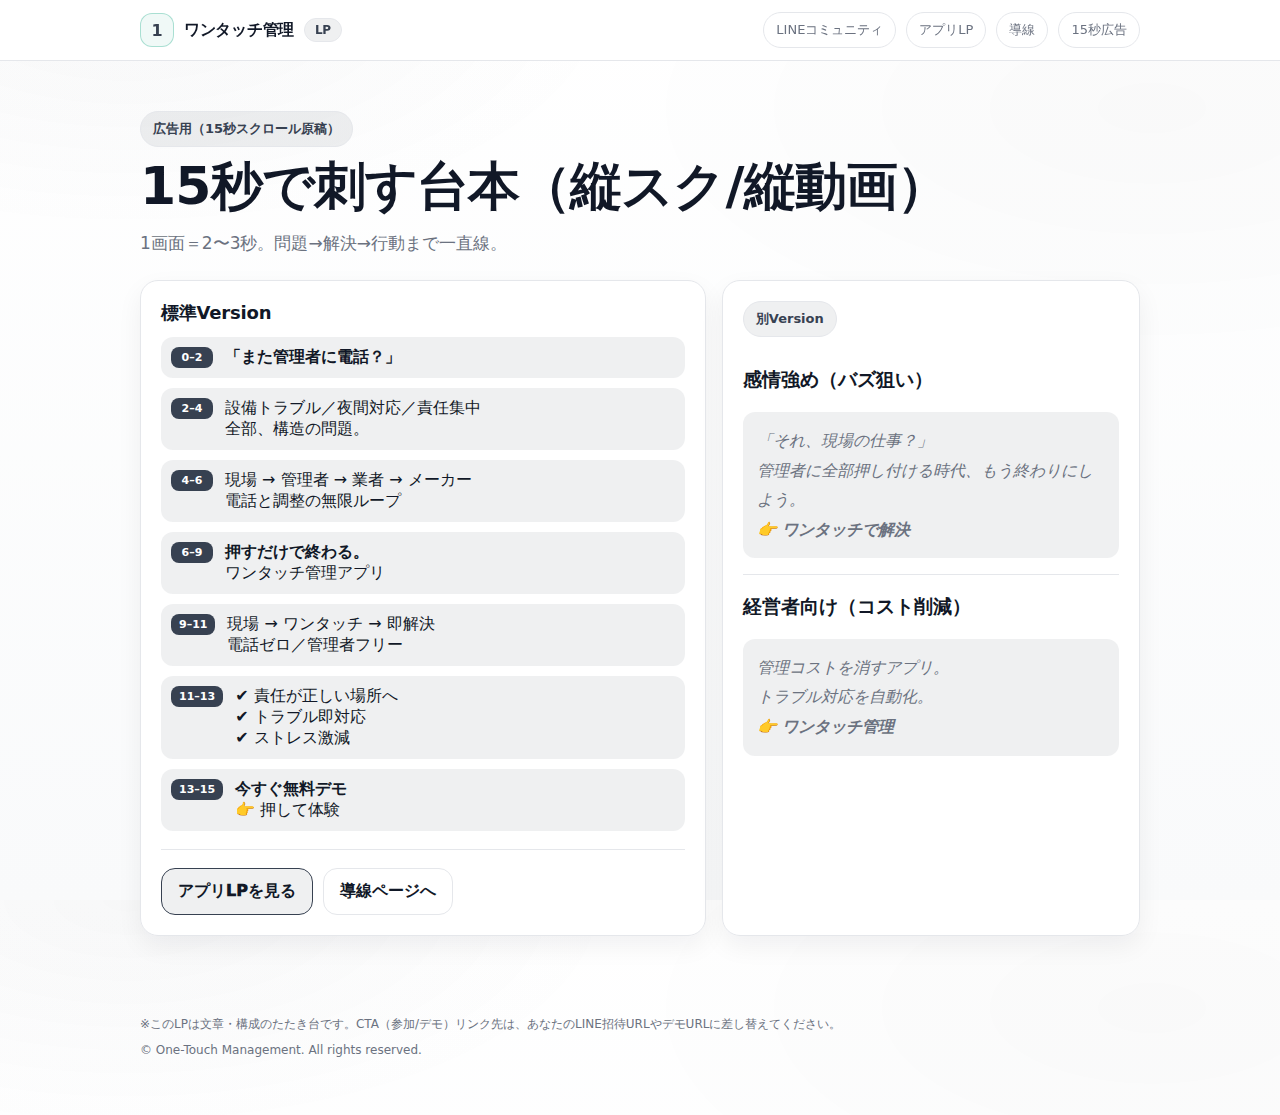
<file: ad-15s.html>
<!doctype html>
<html lang="ja">
<head>
  <meta charset="utf-8" />
  <meta name="viewport" content="width=device-width, initial-scale=1" />
  <title>15秒広告原稿｜ワンタッチ管理アプリ</title>
  <meta name="description" content="縦スクロール向け：15秒で刺して行動させる広告原稿">
  <link rel="stylesheet" href="style.css" />
</head>
<body>
  <header class="nav">
    <div class="nav-inner">
      <a class="brand" href="index.html" aria-label="home">
        <span style="display:inline-grid;place-items:center;width:34px;height:34px;border-radius:12px;border:1px solid rgba(111,200,179,.55);background:rgba(111,200,179,.10);color:var(--accent);font-weight:900;">1</span>
        <span>ワンタッチ管理</span>
        <span class="badge">LP</span>
      </a>
      <nav class="nav-links" aria-label="primary">
        <a class="pill" href="line-community.html">LINEコミュニティ</a>
        <a class="pill" href="app.html">アプリLP</a>
        <a class="pill" href="bridge.html">導線</a>
        <a class="pill" href="ad-15s.html">15秒広告</a>
      </nav>
    </div>
  </header>

<main class="container">
  <section class="hero">
    <div class="kicker">広告用（15秒スクロール原稿）</div>
    <h1 class="h1">15秒で刺す台本（縦スク/縦動画）</h1>
    <p class="lead">1画面＝2〜3秒。問題→解決→行動まで一直線。</p>
    <div class="grid">
      <div class="card">
        <h2>標準Version</h2>
        <div class="flow">
          <div class="step"><div class="dot">0–2</div><div><strong>「また管理者に電話？」</strong></div></div>
          <div class="step"><div class="dot">2–4</div><div>設備トラブル／夜間対応／責任集中<br><span class="muted">全部、構造の問題。</span></div></div>
          <div class="step"><div class="dot">4–6</div><div>現場 → 管理者 → 業者 → メーカー<br><span class="muted">電話と調整の無限ループ</span></div></div>
          <div class="step"><div class="dot">6–9</div><div><strong>押すだけで終わる。</strong><br>ワンタッチ管理アプリ</div></div>
          <div class="step"><div class="dot">9–11</div><div>現場 → ワンタッチ → 即解決<br><span class="muted">電話ゼロ／管理者フリー</span></div></div>
          <div class="step"><div class="dot">11–13</div><div>✔ 責任が正しい場所へ<br>✔ トラブル即対応<br>✔ ストレス激減</div></div>
          <div class="step"><div class="dot">13–15</div><div><strong>今すぐ無料デモ</strong><br>👉 押して体験</div></div>
        </div>
        <div class="divider"></div>
        <div class="btnrow">
          <a class="btn primary" href="app.html">アプリLPを見る</a>
          <a class="btn" href="bridge.html">導線ページへ</a>
        </div>
      </div>
      <aside class="card">
        <div class="kicker">別Version</div>
        <h3>感情強め（バズ狙い）</h3>
        <p class="quote">「それ、現場の仕事？」<br>管理者に全部押し付ける時代、もう終わりにしよう。<br><strong>👉 ワンタッチで解決</strong></p>
        <hr class="sep">
        <h3>経営者向け（コスト削減）</h3>
        <p class="quote">管理コストを消すアプリ。<br>トラブル対応を自動化。<br><strong>👉 ワンタッチ管理</strong></p>
      </aside>
    </div>
  </section>
</main>
  <footer class="footer">
    <div class="container">
      <div class="mini">
        ※このLPは文章・構成のたたき台です。CTA（参加/デモ）リンク先は、あなたのLINE招待URLやデモURLに差し替えてください。
      </div>
      <div style="margin-top:10px;">© One-Touch Management. All rights reserved.</div>
    </div>
  </footer>
</body>
</html>
</file>
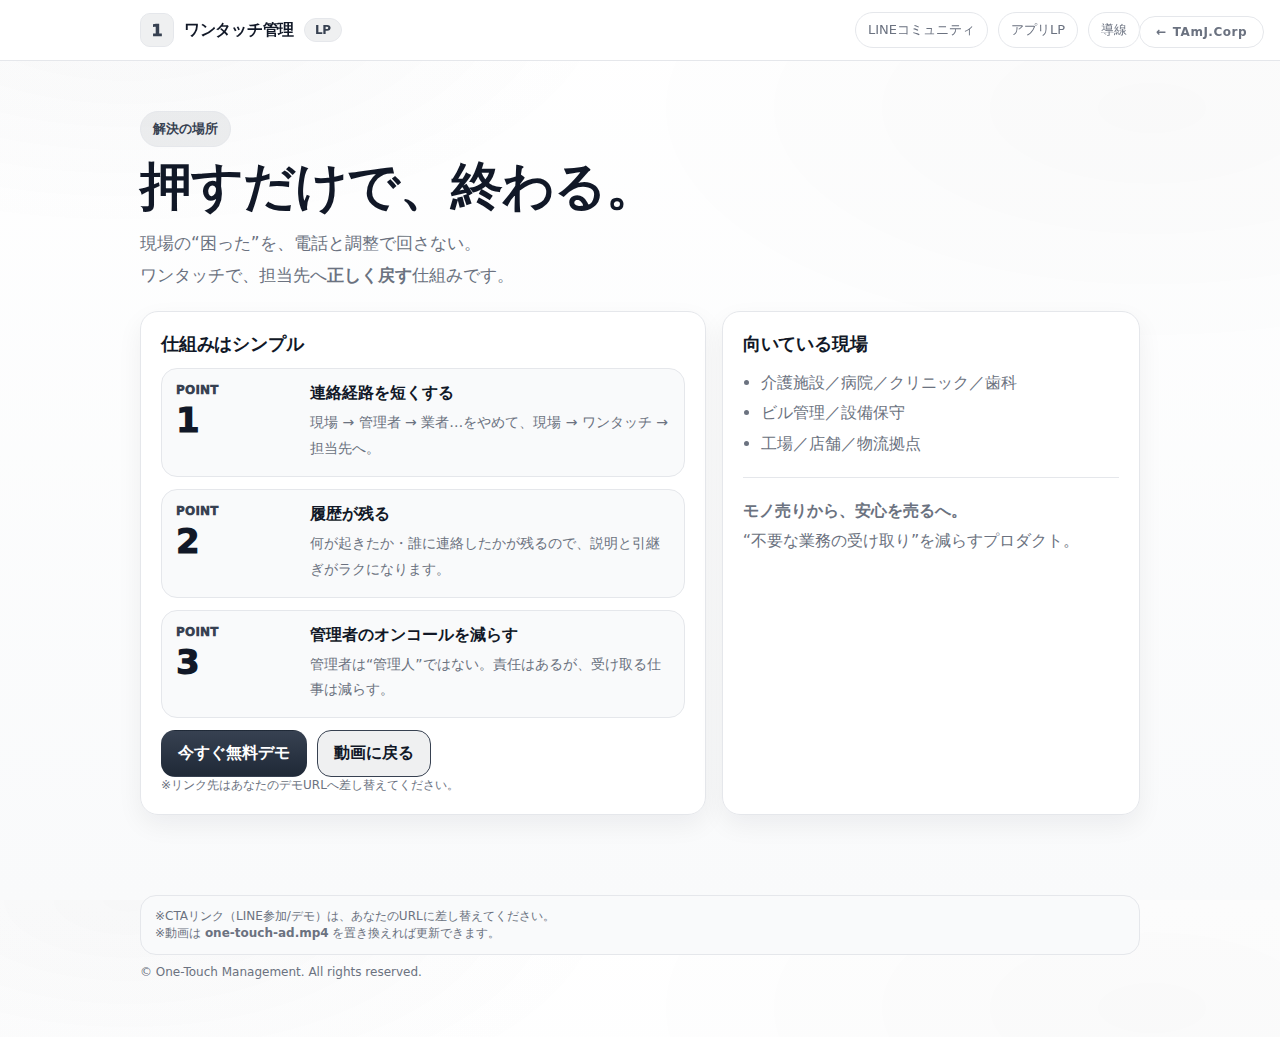
<file: app.html>
<!doctype html>
<html lang="ja">
<head>
  <meta charset="utf-8" />
  <meta name="viewport" content="width=device-width, initial-scale=1" />
  <title>ワンタッチ管理アプリ｜カブドット風（赤基調）</title>
  <meta name="description" content="解決ツール（アプリ）をPOINTで短く説明">
  <link rel="stylesheet" href="style.css" />
</head>
<body>
<a class="corp-back" href="https://tamjump.github.io/TAmj/index.html"><span class="arr">←</span> TAmJ.Corp</a>
  <header class="nav">
    <div class="nav-inner">
      <a class="brand" href="index.html" aria-label="home">
        <span class="logo">1</span>
        <span>ワンタッチ管理</span>
        <span class="badge">LP</span>
      </a>
      <nav class="nav-links" aria-label="primary">
        <a class="link" href="line-community.html">LINEコミュニティ</a>
        <a class="link" href="app.html">アプリLP</a>
        <a class="link" href="bridge.html">導線</a>
      </nav>
    </div>
  </header>

<main class="container">
  <section class="hero">
    <div class="kicker">解決の場所</div>
    <h1 class="h1">押すだけで、終わる。</h1>
    <p class="lead">
      現場の“困った”を、電話と調整で回さない。<br>
      ワンタッチで、担当先へ<strong>正しく戻す</strong>仕組みです。
    </p>

    <div class="grid">
      <div class="card">
        <h2>仕組みはシンプル</h2>

        <div class="point">
          <div class="pointLabel"><div class="p">POINT</div><div class="n">1</div></div>
          <div class="pointBody">
            <div class="t">連絡経路を短くする</div>
            <div class="d">現場 → 管理者 → 業者…をやめて、現場 → ワンタッチ → 担当先へ。</div>
          </div>
        </div>

        <div style="height:12px"></div>

        <div class="point">
          <div class="pointLabel"><div class="p">POINT</div><div class="n">2</div></div>
          <div class="pointBody">
            <div class="t">履歴が残る</div>
            <div class="d">何が起きたか・誰に連絡したかが残るので、説明と引継ぎがラクになります。</div>
          </div>
        </div>

        <div style="height:12px"></div>

        <div class="point">
          <div class="pointLabel"><div class="p">POINT</div><div class="n">3</div></div>
          <div class="pointBody">
            <div class="t">管理者のオンコールを減らす</div>
            <div class="d">管理者は“管理人”ではない。責任はあるが、受け取る仕事は減らす。</div>
          </div>
        </div>

        <div class="btnrow">
          <a class="btn solid" href="#" id="demoBtn">今すぐ無料デモ</a>
          <a class="btn primary" href="index.html">動画に戻る</a>
        </div>
        <div class="small">※リンク先はあなたのデモURLへ差し替えてください。</div>
      </div>

      <aside class="card">
        <h2>向いている現場</h2>
        <ul class="list">
          <li>介護施設／病院／クリニック／歯科</li>
          <li>ビル管理／設備保守</li>
          <li>工場／店舗／物流拠点</li>
        </ul>
        <div class="divider"></div>
        <p><strong>モノ売りから、安心を売るへ。</strong><br>“不要な業務の受け取り”を減らすプロダクト。</p>
      </aside>
    </div>
  </section>
</main>
<script>
  const DEMO_URL = "https://example.com/your-demo";
  document.getElementById("demoBtn").setAttribute("href", DEMO_URL);
</script>
  <footer class="footer">
    <div class="container">
      <div class="note">
        ※CTAリンク（LINE参加/デモ）は、あなたのURLに差し替えてください。<br>
        ※動画は <strong>one-touch-ad.mp4</strong> を置き換えれば更新できます。
      </div>
      <div style="margin-top:10px;">© One-Touch Management. All rights reserved.</div>
    </div>
  </footer>
</body>
</html>
</file>
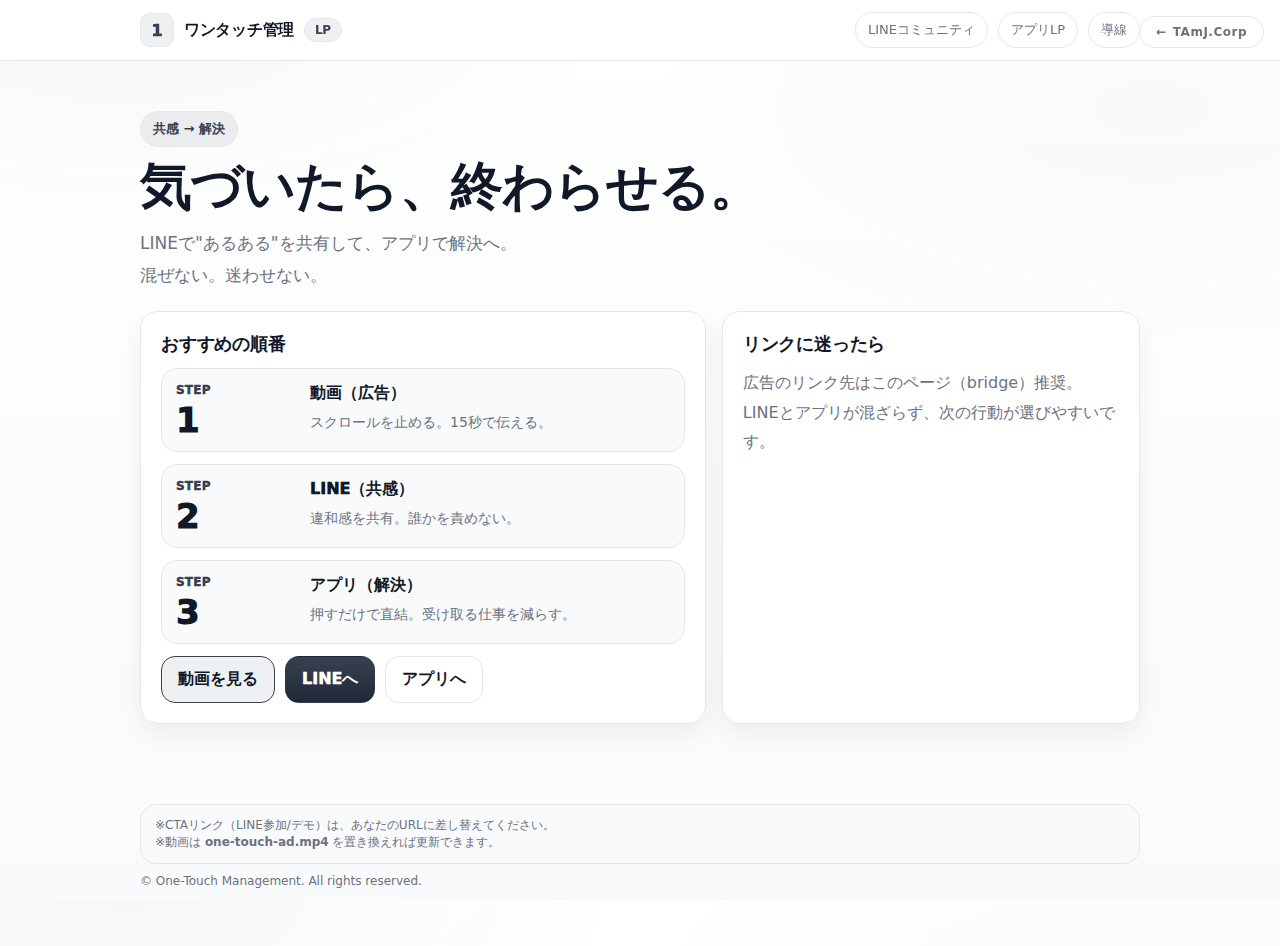
<file: bridge.html>
<!doctype html>
<html lang="ja">
<head>
  <meta charset="utf-8" />
  <meta name="viewport" content="width=device-width, initial-scale=1" />
  <title>導線｜ワンタッチ管理</title>
  <meta name="description" content="共感→解決の導線を短く">
  <link rel="stylesheet" href="style.css" />
</head>
<body>
<a class="corp-back" href="https://tamjump.github.io/TAmj/index.html"><span class="arr">←</span> TAmJ.Corp</a>
  <header class="nav">
    <div class="nav-inner">
      <a class="brand" href="index.html" aria-label="home">
        <span class="logo">1</span>
        <span>ワンタッチ管理</span>
        <span class="badge">LP</span>
      </a>
      <nav class="nav-links" aria-label="primary">
        <a class="link" href="line-community.html">LINEコミュニティ</a>
        <a class="link" href="app.html">アプリLP</a>
        <a class="link" href="bridge.html">導線</a>
      </nav>
    </div>
  </header>

<main class="container">
  <section class="hero">
    <div class="kicker">共感 → 解決</div>
    <h1 class="h1">気づいたら、終わらせる。</h1>
    <p class="lead">
      LINEで"あるある"を共有して、アプリで解決へ。<br>
      混ぜない。迷わせない。
    </p>

    <div class="grid">
      <div class="card">
        <h2>おすすめの順番</h2>

        <div class="point">
          <div class="pointLabel"><div class="p">STEP</div><div class="n">1</div></div>
          <div class="pointBody">
            <div class="t">動画（広告）</div>
            <div class="d">スクロールを止める。15秒で伝える。</div>
          </div>
        </div>

        <div style="height:12px"></div>

        <div class="point">
          <div class="pointLabel"><div class="p">STEP</div><div class="n">2</div></div>
          <div class="pointBody">
            <div class="t">LINE（共感）</div>
            <div class="d">違和感を共有。誰かを責めない。</div>
          </div>
        </div>

        <div style="height:12px"></div>

        <div class="point">
          <div class="pointLabel"><div class="p">STEP</div><div class="n">3</div></div>
          <div class="pointBody">
            <div class="t">アプリ（解決）</div>
            <div class="d">押すだけで直結。受け取る仕事を減らす。</div>
          </div>
        </div>

        <div class="btnrow">
          <a class="btn primary" href="index.html">動画を見る</a>
          <a class="btn solid" href="line-community.html">LINEへ</a>
          <a class="btn" href="app.html">アプリへ</a>
        </div>
      </div>

      <aside class="card">
        <h2>リンクに迷ったら</h2>
        <p>広告のリンク先はこのページ（bridge）推奨。<br>LINEとアプリが混ざらず、次の行動が選びやすいです。</p>
      </aside>
    </div>
  </section>
</main>
  <footer class="footer">
    <div class="container">
      <div class="note">
        ※CTAリンク（LINE参加/デモ）は、あなたのURLに差し替えてください。<br>
        ※動画は <strong>one-touch-ad.mp4</strong> を置き換えれば更新できます。
      </div>
      <div style="margin-top:10px;">© One-Touch Management. All rights reserved.</div>
    </div>
  </footer>
</body>
</html>
</file>
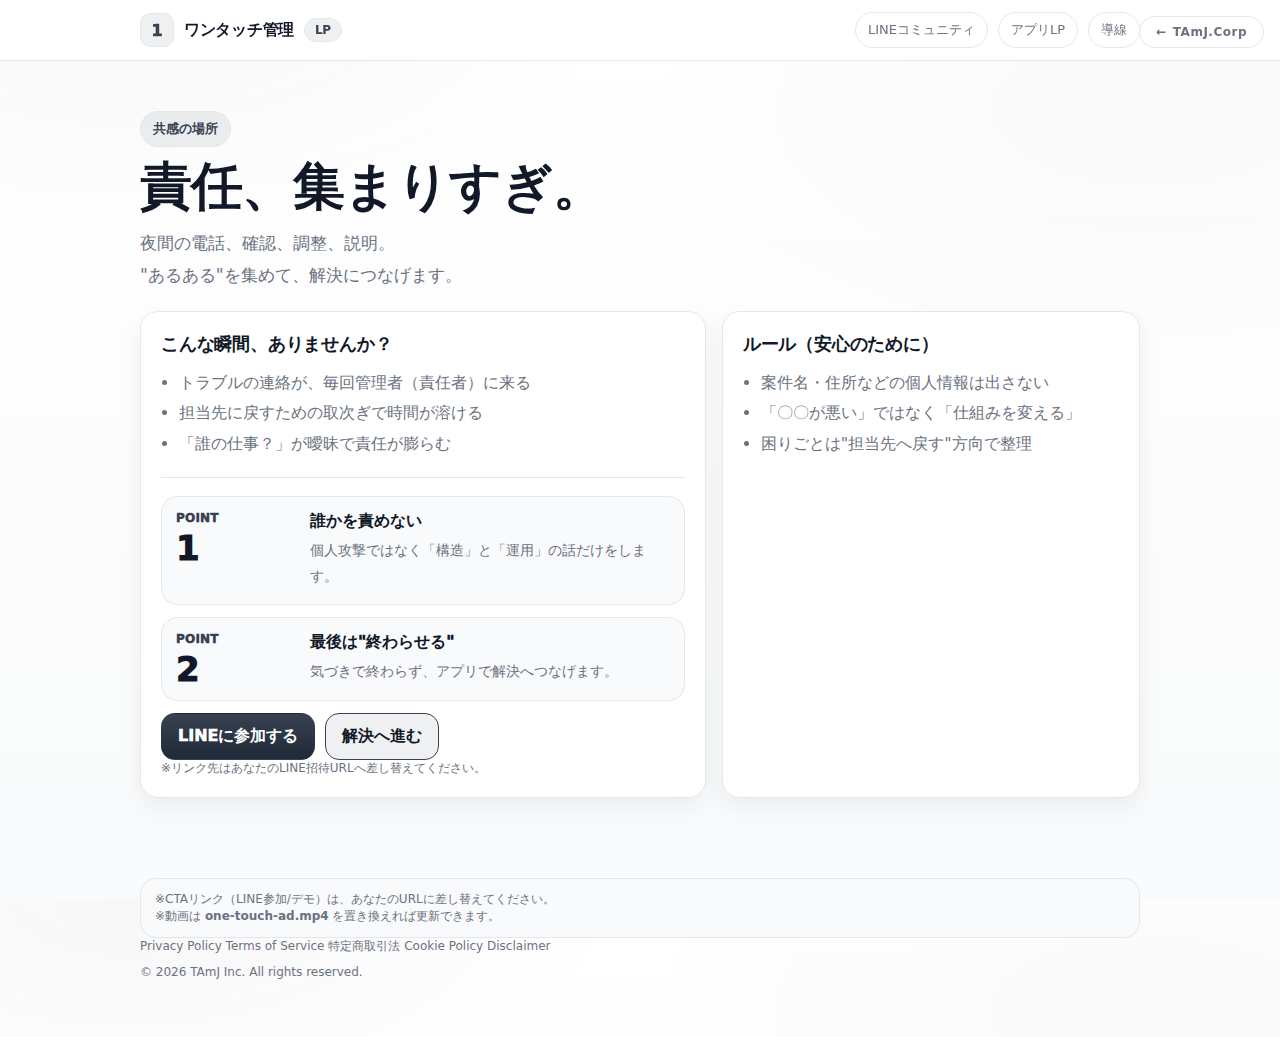
<file: line-community.html>
<!doctype html>
<html lang="ja">
<head>
  <meta charset="utf-8" />
  <meta name="viewport" content="width=device-width, initial-scale=1" />
  <title>LINEコミュニティ｜ワンタッチ管理</title>
  <meta name="description" content="共感の場（LINE）">
  <link rel="stylesheet" href="style.css" />
</head>
<body>
<a class="corp-back" href="https://tamjump.github.io/TAmj/index.html"><span class="arr">←</span> TAmJ.Corp</a>
  <header class="nav">
    <div class="nav-inner">
      <a class="brand" href="index.html" aria-label="home">
        <span class="logo">1</span>
        <span>ワンタッチ管理</span>
        <span class="badge">LP</span>
      </a>
      <nav class="nav-links" aria-label="primary">
        <a class="link" href="line-community.html">LINEコミュニティ</a>
        <a class="link" href="app.html">アプリLP</a>
        <a class="link" href="bridge.html">導線</a>
      </nav>
    </div>
  </header>

<main class="container">
  <section class="hero">
    <div class="kicker">共感の場所</div>
    <h1 class="h1">責任、集まりすぎ。</h1>
    <p class="lead">
      夜間の電話、確認、調整、説明。<br>
      "あるある"を集めて、解決につなげます。
    </p>

    <div class="grid">
      <div class="card">
        <h2>こんな瞬間、ありませんか？</h2>
        <ul class="list">
          <li>トラブルの連絡が、毎回管理者（責任者）に来る</li>
          <li>担当先に戻すための取次ぎで時間が溶ける</li>
          <li>「誰の仕事？」が曖昧で責任が膨らむ</li>
        </ul>

        <div class="divider"></div>

        <div class="point">
          <div class="pointLabel"><div class="p">POINT</div><div class="n">1</div></div>
          <div class="pointBody">
            <div class="t">誰かを責めない</div>
            <div class="d">個人攻撃ではなく「構造」と「運用」の話だけをします。</div>
          </div>
        </div>

        <div style="height:12px"></div>

        <div class="point">
          <div class="pointLabel"><div class="p">POINT</div><div class="n">2</div></div>
          <div class="pointBody">
            <div class="t">最後は"終わらせる"</div>
            <div class="d">気づきで終わらず、アプリで解決へつなげます。</div>
          </div>
        </div>

        <div class="btnrow">
          <a class="btn solid" href="#" id="lineJoinBtn">LINEに参加する</a>
          <a class="btn primary" href="bridge.html">解決へ進む</a>
        </div>
        <div class="small">※リンク先はあなたのLINE招待URLへ差し替えてください。</div>
      </div>

      <aside class="card">
        <h2>ルール（安心のために）</h2>
        <ul class="list">
          <li>案件名・住所などの個人情報は出さない</li>
          <li>「〇〇が悪い」ではなく「仕組みを変える」</li>
          <li>困りごとは"担当先へ戻す"方向で整理</li>
        </ul>
      </aside>
    </div>
  </section>
</main>
<script>
  const LINE_INVITE_URL = "https://example.com/your-line-invite";
  document.getElementById("lineJoinBtn").setAttribute("href", LINE_INVITE_URL);
</script>
  <footer class="footer">
    <div class="container">
      <div class="note">
        ※CTAリンク（LINE参加/デモ）は、あなたのURLに差し替えてください。<br>
        ※動画は <strong>one-touch-ad.mp4</strong> を置き換えれば更新できます。
      </div>
      <div class="footer-legal">
        <a href="https://tamjump.github.io/TAmj/privacy.html">Privacy Policy</a>
        <a href="https://tamjump.github.io/TAmj/terms.html">Terms of Service</a>
        <a href="https://tamjump.github.io/TAmj/commerce.html">特定商取引法</a>
        <a href="https://tamjump.github.io/TAmj/cookie.html">Cookie Policy</a>
        <a href="https://tamjump.github.io/TAmj/disclaimer.html">Disclaimer</a>
      </div>
      <div style="margin-top:10px;">© 2026 TAmJ Inc. All rights reserved.</div>
    </div>
  </footer>
</body>
</html>
</file>
<file: style.css>
:root{
  --bg:#FFFFFF;
  --bg2:#F9FAFB;
  --text:#111827;
  --muted:#6B7280;
  --line:#E5E7EB;

  /* グレーベース */
  --accent:#374151;
  --accent2:#1F2937;
  --accentSoft: rgba(55,65,81,.08);

  --shadow: 0 10px 26px rgba(17,24,39,.06);
  --radius: 18px;
  --max: 1040px;
  --pad: 20px;
}

*{box-sizing:border-box}
html,body{height:100%}
body{
  margin:0;
  font-family: "Noto Sans JP", "Hiragino Sans", "Yu Gothic", "Meiryo", ui-sans-serif, system-ui, -apple-system, "Segoe UI", Roboto, Arial, sans-serif;
  background:
    radial-gradient(900px 420px at 10% 0%, rgba(55,65,81,.04), transparent 55%),
    radial-gradient(900px 420px at 90% 12%, rgba(0,0,0,.02), transparent 60%),
    linear-gradient(180deg, var(--bg), var(--bg2));
  color:var(--text);
}

a{color:inherit; text-decoration:none}
.container{max-width:var(--max); margin:0 auto; padding: 20px;}

.nav{
  position:sticky; top:0; z-index:20;
  background: rgba(255,255,255,.96);
  backdrop-filter: blur(10px);
  border-bottom: 1px solid var(--line);
}
.nav-inner{
  max-width:var(--max); margin:0 auto;
  padding: 12px 20px;
  display:flex; align-items:center; justify-content:space-between; gap:12px;
}
.brand{display:flex; align-items:center; gap:10px; font-weight:900; letter-spacing:-.3px;}
.logo{
  width:34px;height:34px;border-radius:10px;
  display:grid; place-items:center;
  border:1px solid var(--line);
  background: var(--accentSoft);
  color: var(--accent);
  font-weight:1000;
}
.badge{
  font-size:12px; font-weight:900;
  padding:4px 10px; border-radius:999px;
  border:1px solid var(--line);
  background: var(--accentSoft);
  color: var(--accent);
}
.nav-links{display:flex; gap:10px; flex-wrap:wrap; justify-content:flex-end;}
.link{
  font-size:13px; color:var(--muted);
  padding:8px 12px; border-radius:999px;
  border:1px solid var(--line);
  background: rgba(255,255,255,.96);
}
.link:hover{border-color: var(--accent); color:var(--text)}

.hero{padding: 30px 0 10px;}
.kicker{
  display:inline-flex; align-items:center; gap:10px;
  padding:8px 12px; border-radius:999px;
  border:1px solid var(--line);
  background: var(--accentSoft);
  color: var(--accent);
  font-size: 13px;
  font-weight: 900;
  margin-bottom: 12px;
}
.h1{
  font-size: clamp(28px, 5vw, 52px);
  line-height:1.06;
  margin:0 0 14px;
  letter-spacing:-.9px;
}
.lead{
  margin:0 0 20px;
  color:var(--muted);
  font-size: clamp(14px, 2.6vw, 17px);
  line-height:1.85;
  max-width: 50rem;
}

.grid{display:grid; grid-template-columns: 1.15fr .85fr; gap:16px;}
@media (max-width: 920px){ .grid{grid-template-columns: 1fr} }

.card{
  background: rgba(255,255,255,.98);
  border: 1px solid var(--line);
  border-radius: var(--radius);
  box-shadow: var(--shadow);
  padding: var(--pad);
}
.card h2{margin:0 0 12px; font-size: 18px; letter-spacing:-.2px;}
.card p{margin:0 0 12px; color:var(--muted); line-height:1.85;}
.divider{height:1px; background: var(--line); margin:18px 0;}

.videoWrap{
  border-radius: 16px;
  overflow:hidden;
  border:1px solid var(--line);
  background:#000;
}
.videoWrap video{width:100%; display:block;}

.btnrow{display:flex; gap:10px; flex-wrap:wrap; margin-top:12px}
.btn{
  display:inline-flex; align-items:center; justify-content:center; gap:8px;
  padding: 12px 16px;
  border-radius: 14px;
  border:1px solid var(--line);
  background: rgba(255,255,255,.96);
  font-weight: 1000;
}
.btn.primary{
  border-color: var(--accent);
  background: var(--accentSoft);
  color: var(--text);
}
.btn.solid{
  border-color: transparent;
  background: linear-gradient(180deg, var(--accent), var(--accent2));
  color:#fff;
}
.btn:hover{transform: translateY(-1px); transition: .15s ease;}

.point{
  display:grid; grid-template-columns: 120px 1fr; gap:14px;
  padding: 14px; border-radius: 16px;
  border:1px solid var(--line);
  background: var(--bg2);
}
@media (max-width: 560px){ .point{grid-template-columns: 1fr} }
.pointLabel{display:flex; flex-direction:column; gap:6px;}
.pointLabel .p{font-weight:1000; color: var(--accent); font-size: 12px; letter-spacing:.2px;}
.pointLabel .n{font-weight:1000; font-size: 34px; letter-spacing:-1px; line-height:1;}
.pointBody .t{font-weight:1000; font-size: 16px; margin-bottom: 6px;}
.pointBody .d{color: var(--muted); line-height: 1.85; font-size: 14px;}

.list{margin:0; padding-left:18px; color:var(--muted); line-height:1.9}

.footer{padding: 30px 0 38px; color: var(--muted); font-size: 12px;}
.note{
  padding: 12px 14px;
  border-radius: 16px;
  border:1px solid var(--line);
  background: var(--bg2);
}
.small{font-size:12px; color:var(--muted)}
.red{color: var(--accent2); font-weight:1000;}

/* ===== Corporate Back Button ===== */
.corp-back{
  position:fixed; top:16px; right:16px; z-index:30;
  display:inline-flex; align-items:center; gap:6px;
  padding:8px 16px;
  border-radius:999px;
  border:1px solid var(--line);
  background:rgba(255,255,255,.96);
  backdrop-filter:blur(10px);
  font-size:12px; font-weight:900; letter-spacing:.5px;
  color:var(--muted);
  transition:all .25s;
}
.corp-back:hover{
  border-color:var(--accent);
  color:var(--accent2);
  background:var(--accentSoft);
}
.corp-back .arr{transition:transform .25s;}
.corp-back:hover .arr{transform:translateX(-3px);}

/* 15秒広告ページ用 */
.flow{display:flex; flex-direction:column; gap:10px;}
.step{display:flex; align-items:flex-start; gap:12px; padding:10px; border-radius:12px; background:var(--accentSoft);}
.dot{min-width:42px; padding:4px 8px; border-radius:8px; background:var(--accent); color:#fff; font-size:11px; font-weight:900; text-align:center;}
.quote{padding:14px; border-radius:12px; background:var(--accentSoft); font-style:italic; line-height:1.8;}
.sep{border:none; border-top:1px solid var(--line); margin:16px 0;}
.pill{
  font-size:13px; color:var(--muted);
  padding:8px 12px; border-radius:999px;
  border:1px solid var(--line);
  background: rgba(255,255,255,.96);
}
.pill:hover{border-color: var(--accent); color:var(--text)}
</file>
